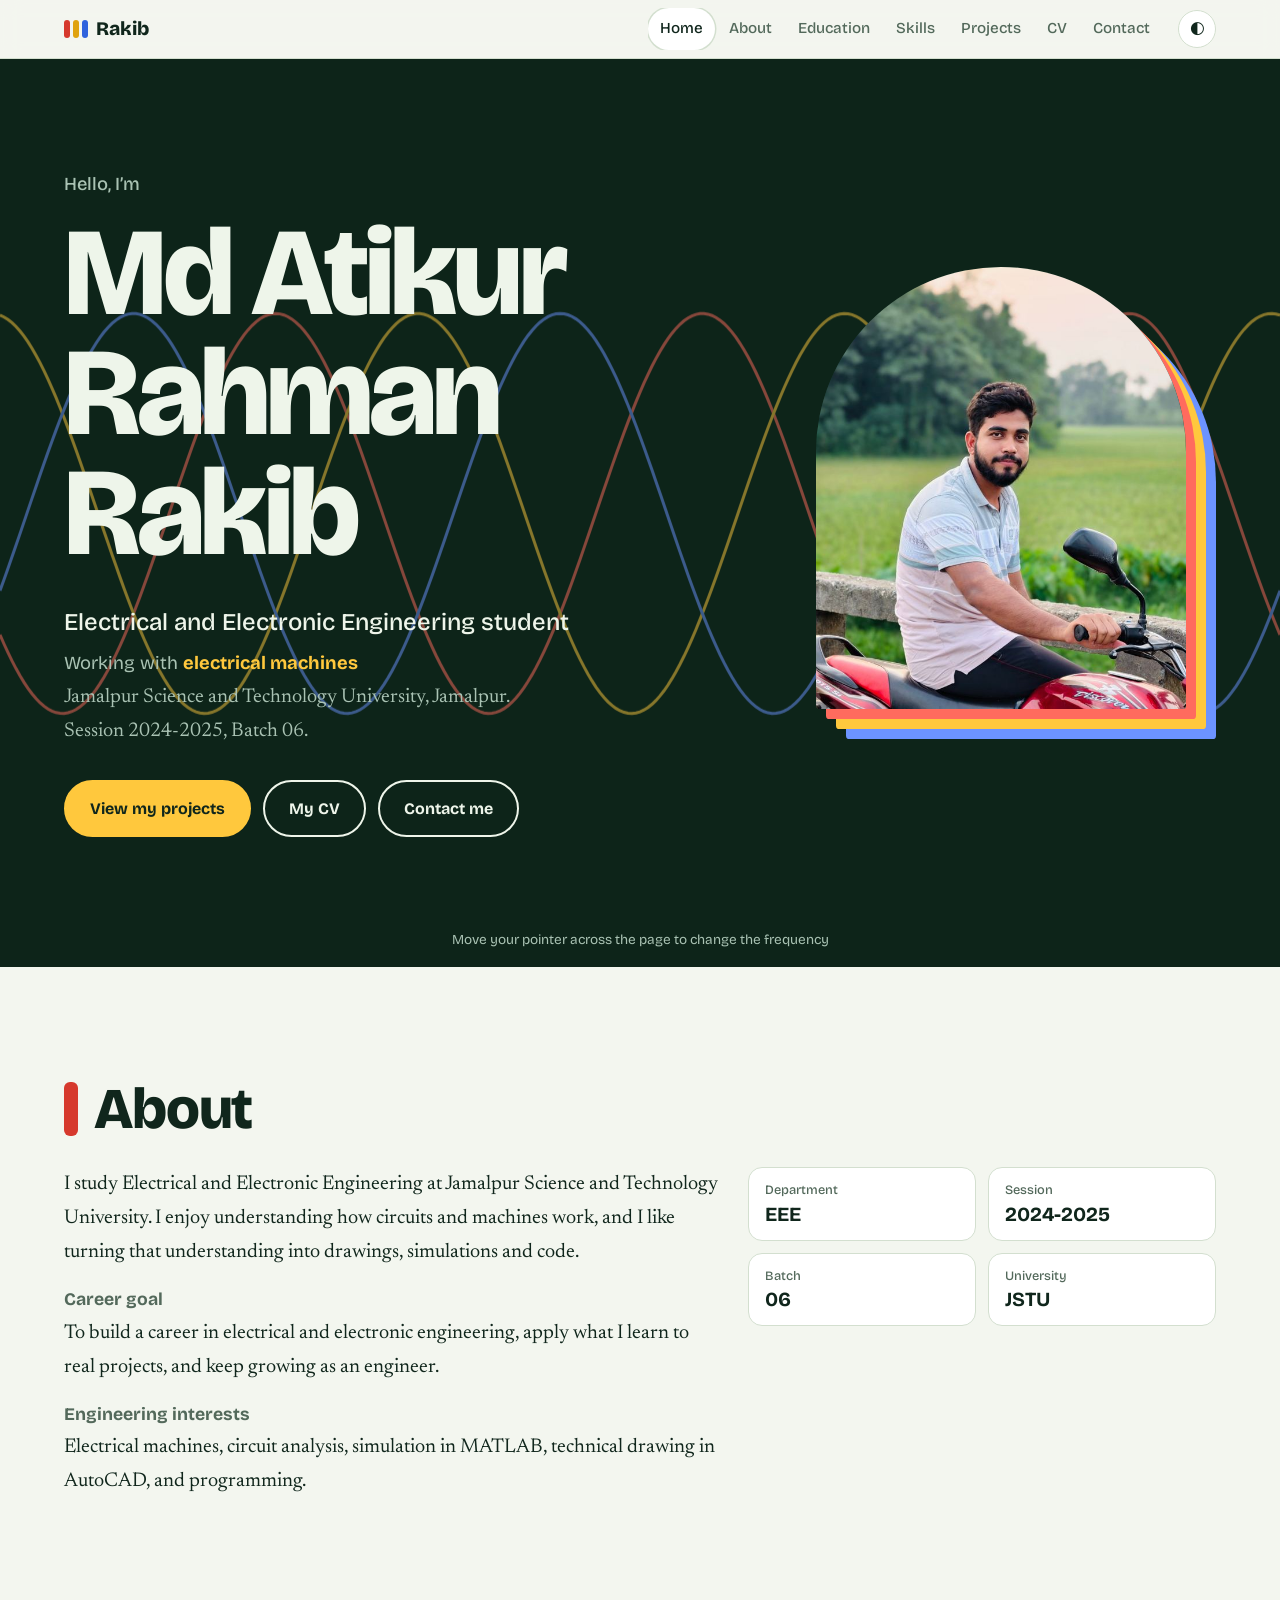
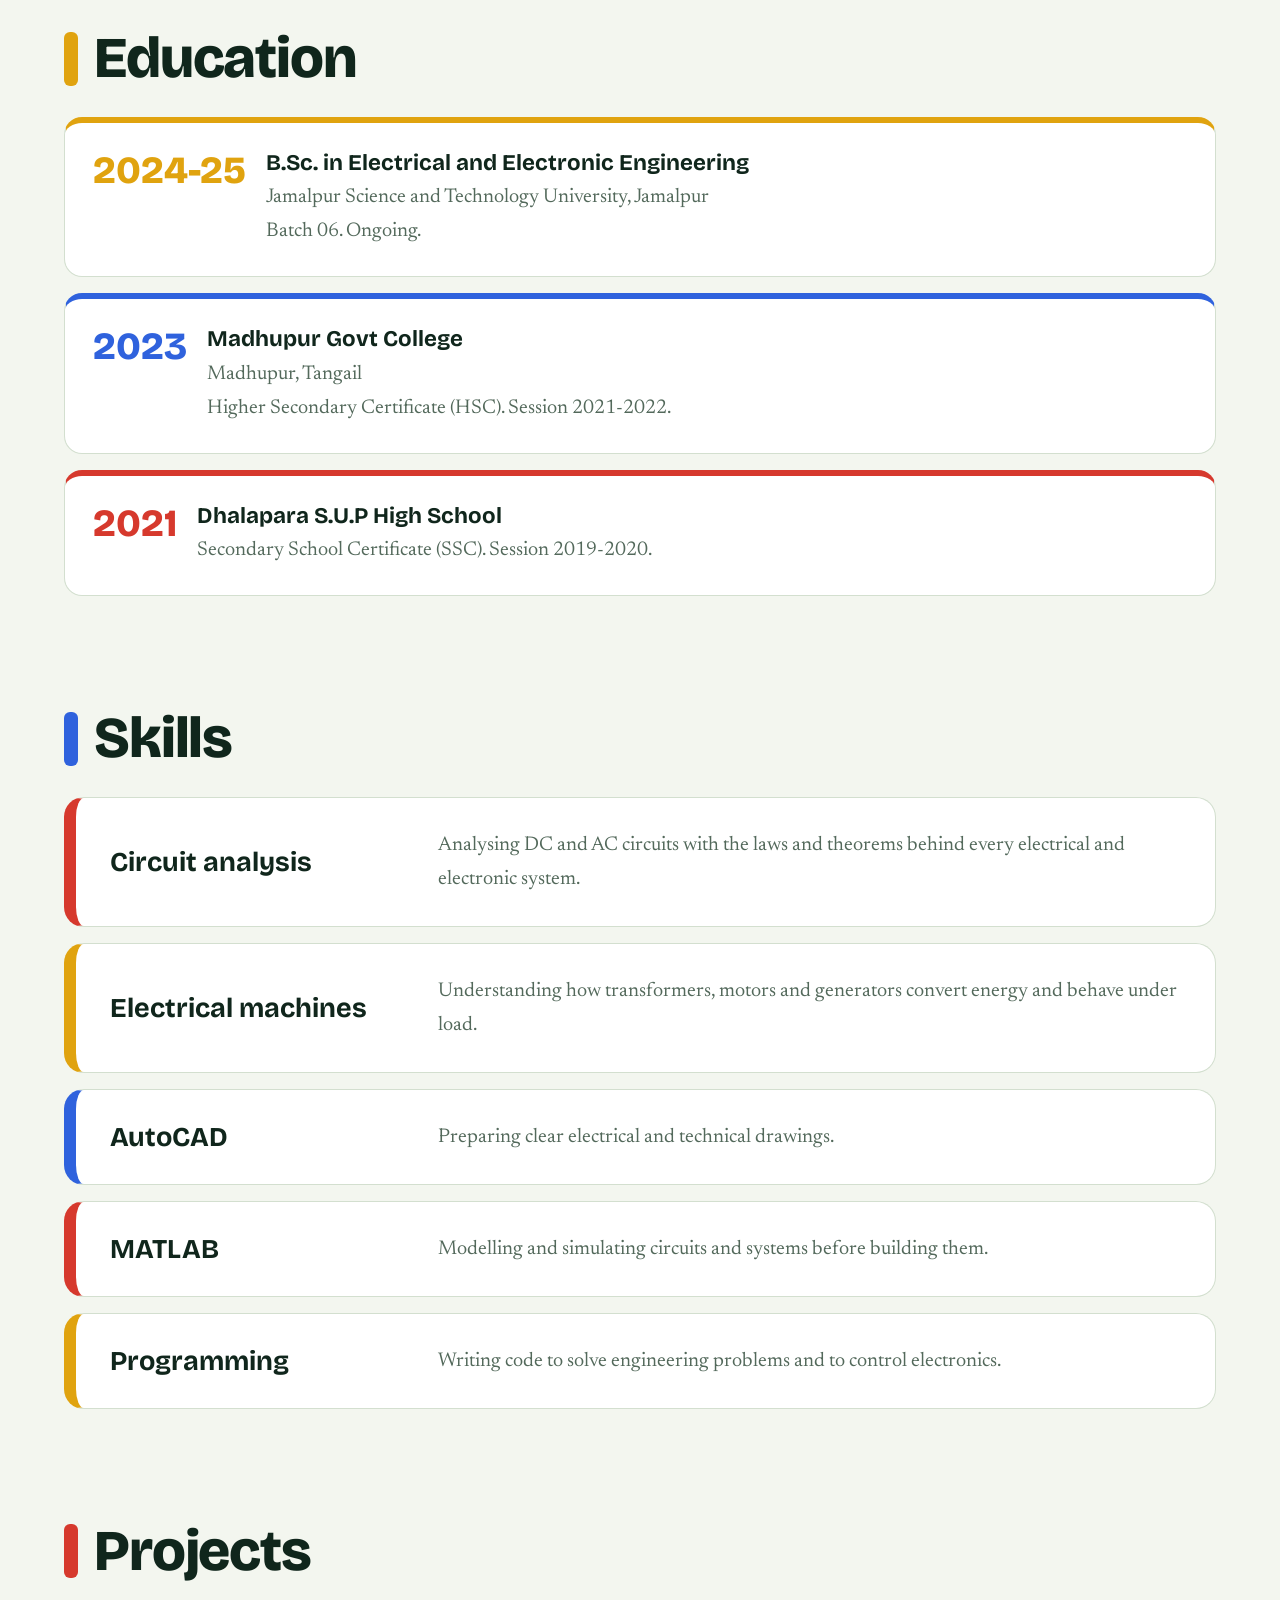
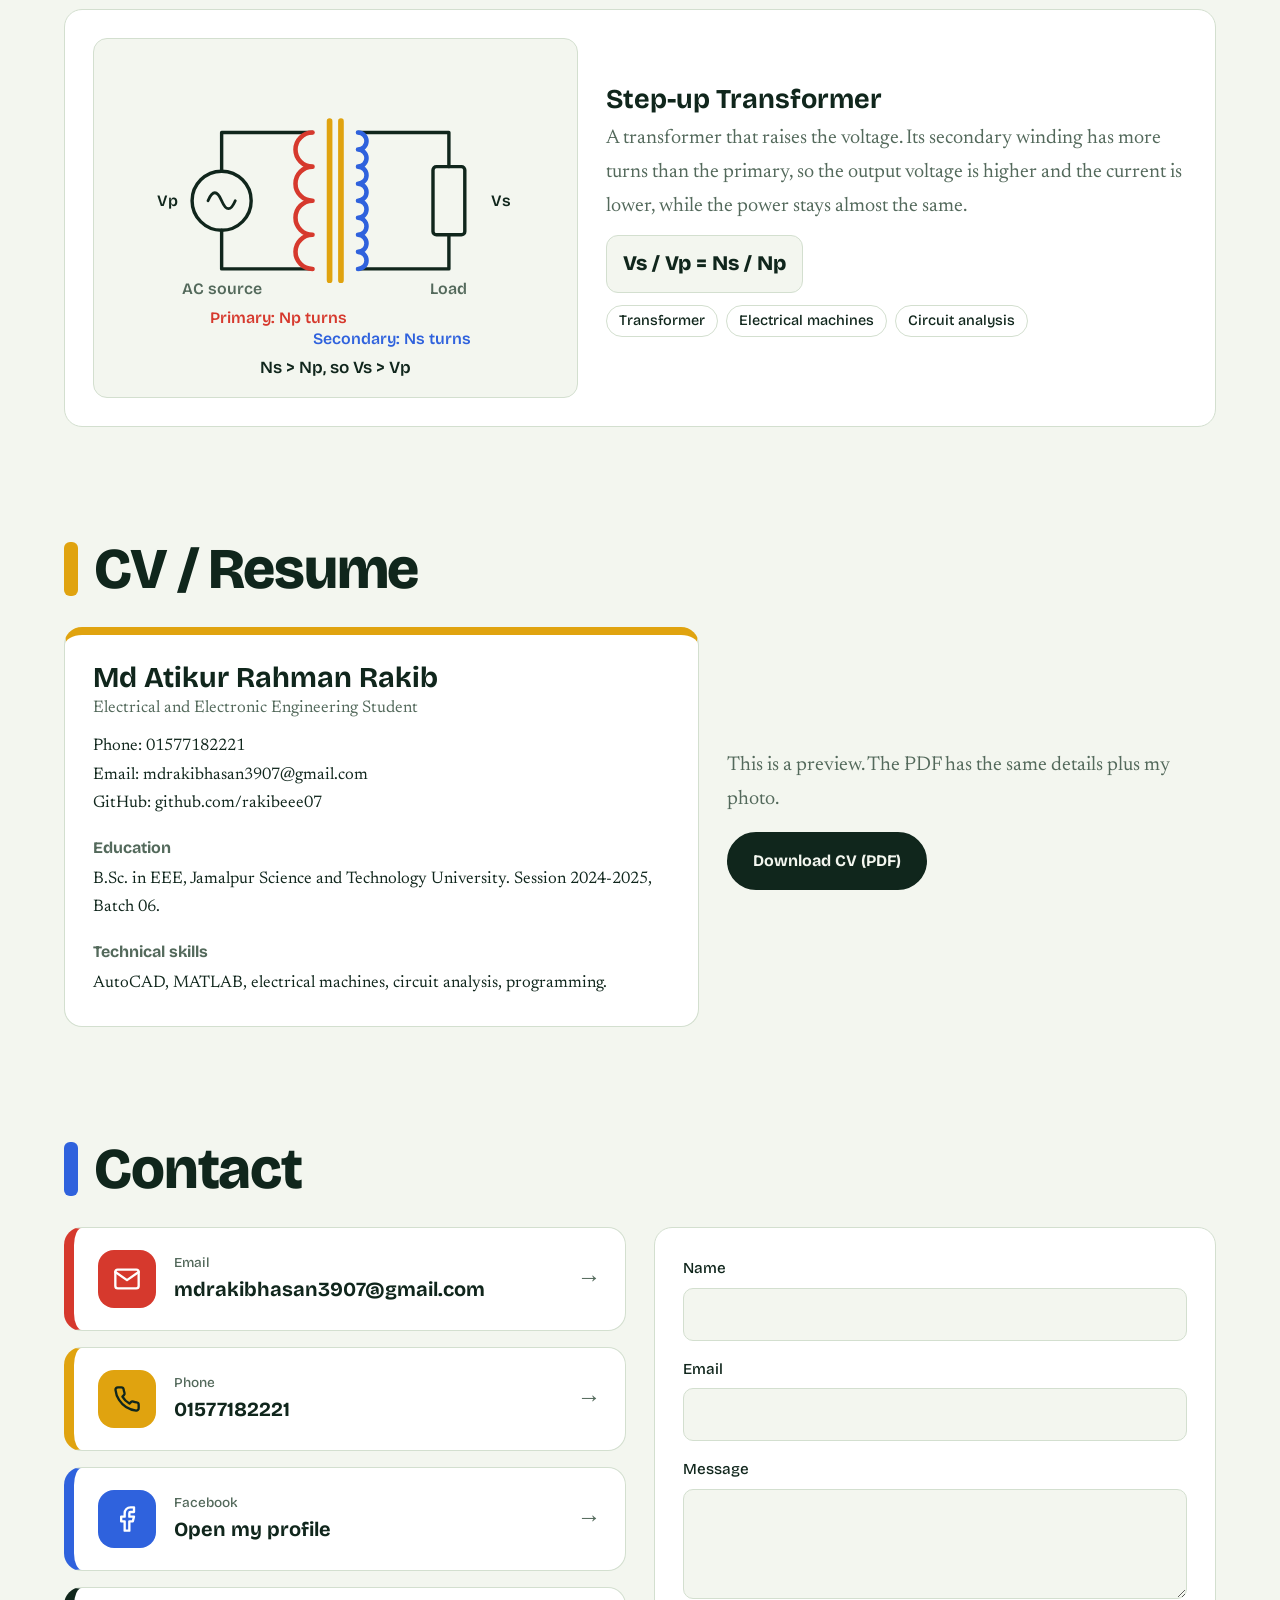
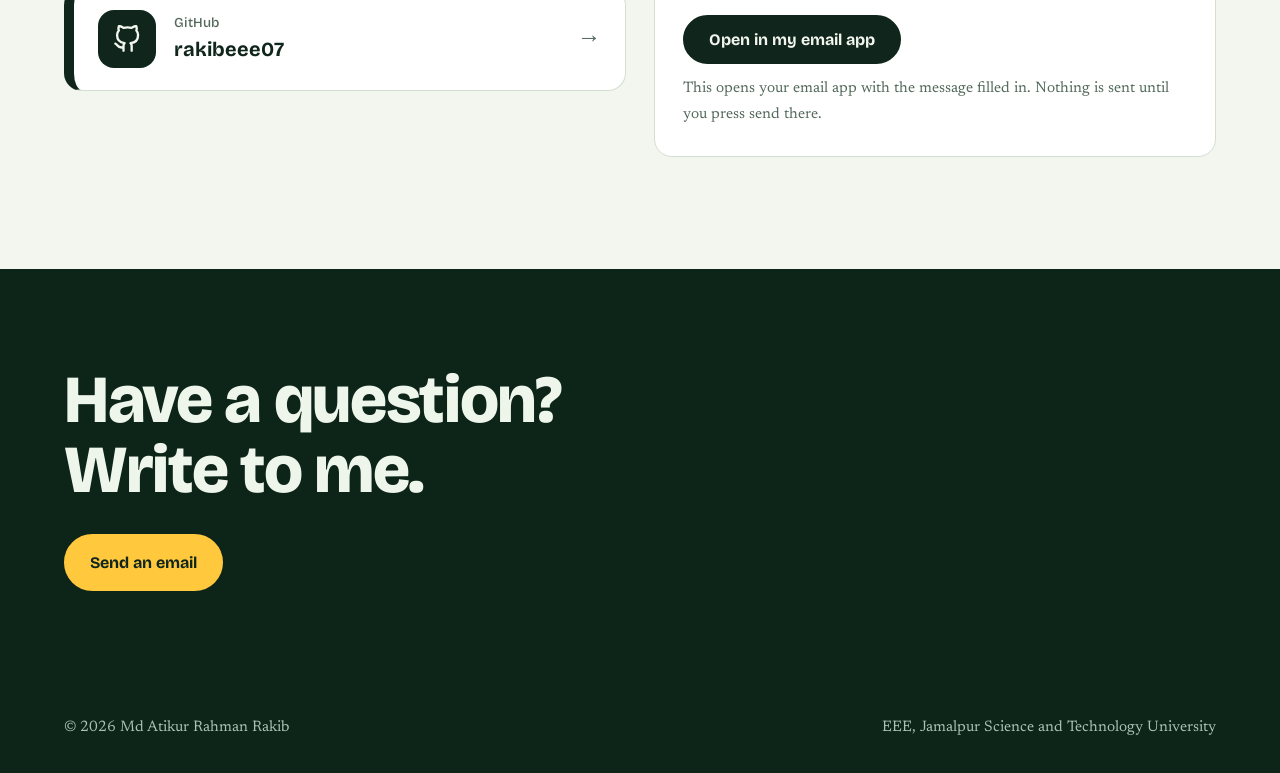
<file: index.html>
<!DOCTYPE html>
<html lang="en">
<head>
<meta charset="utf-8">
<meta name="viewport" content="width=device-width, initial-scale=1, viewport-fit=cover">
<title>Md Atikur Rahman Rakib | EEE Student</title>
<meta name="description" content="Personal portfolio of Md Atikur Rahman Rakib, Electrical and Electronic Engineering student at Jamalpur Science and Technology University.">
<link rel="preconnect" href="https://fonts.googleapis.com">
<link href="https://fonts.googleapis.com/css2?family=Bricolage+Grotesque:opsz,wght@12..96,500;12..96,700;12..96,800&family=Newsreader:opsz,wght@6..72,400;6..72,500&display=swap" rel="stylesheet">
<link rel="stylesheet" href="style.css">
</head>
<body>
<div class="progress" id="prog" aria-hidden="true"></div>
<nav class="nav" aria-label="Main">
  <div class="wrap">
    <a class="brand" href="#home"><i aria-hidden="true"><s style="background:var(--r)"></s><s style="background:var(--y)"></s><s style="background:var(--b)"></s></i><span>Rakib</span></a>
    <ul>
      <li><a href="#home">Home</a></li>
      <li><a href="#about">About</a></li>
      <li><a href="#education">Education</a></li>
      <li><a href="#skills">Skills</a></li>
      <li><a href="#projects">Projects</a></li>
      <li><a href="#cv">CV</a></li>
      <li><a href="#contact">Contact</a></li>
    </ul>
    <button class="theme" id="theme" type="button" aria-label="Switch light and dark theme">&#9680;</button>
  </div>
</nav>

<header id="home" class="hero">
  <canvas id="wave" aria-hidden="true"></canvas>
  <div class="wrap">
    <div>
      <p class="hello">Hello, I&rsquo;m</p>
      <h1>Md Atikur<br>Rahman Rakib</h1>
      <p class="role">Electrical and Electronic Engineering student</p>
      <p class="rotl">Working with <b id="rot">circuit analysis</b></p>
      <p class="uni">Jamalpur Science and Technology University, Jamalpur. Session 2024-2025, Batch 06.</p>
      <div class="cta">
        <a class="btn main" href="#projects">View my projects</a>
        <a class="btn" href="#cv">My CV</a>
        <a class="btn" href="#contact">Contact me</a>
      </div>
    </div>
    <figure class="arch" style="margin-top:0;margin-bottom:30px"><img src="images/rakib.jpg" alt="Portrait of Md Atikur Rahman Rakib" width="640" height="765"></figure>
  </div>
  <p class="hint" aria-hidden="true">Move your pointer across the page to change the frequency</p>
</header>

<main class="wrap">
  <section id="about">
    <div class="head"><h2>About</h2></div>
    <div class="about">
      <div>
        <p>I study Electrical and Electronic Engineering at Jamalpur Science and Technology University. I enjoy understanding how circuits and machines work, and I like turning that understanding into drawings, simulations and code.</p>
        <h3 class="mini">Career goal</h3>
        <p>To build a career in electrical and electronic engineering, apply what I learn to real projects, and keep growing as an engineer.</p>
        <h3 class="mini">Engineering interests</h3>
        <p>Electrical machines, circuit analysis, simulation in MATLAB, technical drawing in AutoCAD, and programming.</p>
      </div>
      <ul class="facts">
        <li><small>Department</small>EEE</li>
        <li><small>Session</small>2024-2025</li>
        <li><small>Batch</small>06</li>
        <li><small>University</small>JSTU</li>
      </ul>
    </div>
  </section>

  <section id="education">
    <div class="head"><h2>Education</h2></div>
    <div class="card edu">
      <div class="yr">2024-25</div>
      <div>
        <h3>B.Sc. in Electrical and Electronic Engineering</h3>
        <p>Jamalpur Science and Technology University, Jamalpur</p>
        <p>Batch 06. Ongoing.</p>
      </div>
    </div>
    <div class="card edu" style="margin-top:16px;border-top-color:var(--b)">
      <div class="yr" style="color:var(--b)">2023</div>
      <div><h3>Madhupur Govt College</h3><p>Madhupur, Tangail</p><p>Higher Secondary Certificate (HSC). Session 2021-2022.</p></div>
    </div>
    <div class="card edu" style="margin-top:16px;border-top-color:var(--r)">
      <div class="yr" style="color:var(--r)">2021</div>
      <div><h3>Dhalapara S.U.P High School</h3><p>Secondary School Certificate (SSC). Session 2019-2020.</p></div>
    </div>
  </section>

  <section id="skills">
    <div class="head"><h2>Skills</h2></div>
    <div class="skl">
      <div class="sk" style="--c:var(--r)"><h3>Circuit analysis</h3><p>Analysing DC and AC circuits with the laws and theorems behind every electrical and electronic system.</p></div>
      <div class="sk" style="--c:var(--y)"><h3>Electrical machines</h3><p>Understanding how transformers, motors and generators convert energy and behave under load.</p></div>
      <div class="sk" style="--c:var(--b)"><h3>AutoCAD</h3><p>Preparing clear electrical and technical drawings.</p></div>
      <div class="sk" style="--c:var(--r)"><h3>MATLAB</h3><p>Modelling and simulating circuits and systems before building them.</p></div>
      <div class="sk" style="--c:var(--y)"><h3>Programming</h3><p>Writing code to solve engineering problems and to control electronics.</p></div>
    </div>
  </section>

  <section id="projects">
    <div class="head"><h2>Projects</h2></div>
    <article class="card pj">
      <figure class="diagram"><svg viewBox="0 0 400 290" role="img" aria-label="Circuit diagram of a step-up transformer: a source, a primary coil with fewer turns, an iron core, a secondary coil with more turns, and a load" xmlns="http://www.w3.org/2000/svg" style="width:100%;height:auto;display:block;font-family:var(--display)">
  <g fill="none" stroke-linecap="round" stroke-linejoin="round" stroke-width="3">
    <path d="M180 70 H100 V104 M100 156 V190 H180" stroke="var(--ink)"/>
    <path d="M220 70 H300 V100 M300 160 V190 H220" stroke="var(--ink)"/>
    <circle cx="100" cy="130" r="26" stroke="var(--ink)"/>
    <path d="M88 130 q6 -14 12 0 t12 0" stroke="var(--ink)" stroke-width="2.5"/>
    <rect x="286" y="100" width="28" height="60" rx="3" stroke="var(--ink)"/>
    <path d="M180 70 a15.0 15.0 0 0 0 0 30 a15.0 15.0 0 0 0 0 30 a15.0 15.0 0 0 0 0 30 a15.0 15.0 0 0 0 0 30" stroke="var(--r)" stroke-width="4"/>
    <path d="M220 70 a7.5 7.5 0 0 1 0 15 a7.5 7.5 0 0 1 0 15 a7.5 7.5 0 0 1 0 15 a7.5 7.5 0 0 1 0 15 a7.5 7.5 0 0 1 0 15 a7.5 7.5 0 0 1 0 15 a7.5 7.5 0 0 1 0 15 a7.5 7.5 0 0 1 0 15" stroke="var(--b)" stroke-width="4"/>
    <path d="M195 60 V200 M205 60 V200" stroke="var(--y)" stroke-width="5"/>
  </g>
  <g fill="var(--muted)" font-size="14" font-weight="600" text-anchor="middle">
    <text x="52" y="135" fill="var(--ink)">Vp</text>
    <text x="346" y="135" fill="var(--ink)">Vs</text>
    <text x="300" y="212">Load</text>
    <text x="100" y="212">AC source</text>
    <text x="150" y="238" fill="var(--r)">Primary: Np turns</text>
    <text x="250" y="256" fill="var(--b)">Secondary: Ns turns</text>
    <text x="200" y="282" fill="var(--ink)" font-size="15">Ns &gt; Np, so Vs &gt; Vp</text>
  </g>
</svg></figure>
      <div>
        <h3>Step-up Transformer</h3>
        <p>A transformer that raises the voltage. Its secondary winding has more turns than the primary, so the output voltage is higher and the current is lower, while the power stays almost the same.</p>
        <p class="eq">Vs / Vp = Ns / Np</p>
        <ul class="tags"><li>Transformer</li><li>Electrical machines</li><li>Circuit analysis</li></ul>
      </div>
    </article>
  </section>

  <section id="cv">
    <div class="head"><h2>CV / Resume</h2></div>
    <div class="cvw">
      <div class="card cvp">
        <h3>Md Atikur Rahman Rakib</h3>
        <p class="cvs">Electrical and Electronic Engineering Student</p>
        <p class="cvl">Phone: 01577182221<br>Email: mdrakibhasan3907@gmail.com<br>GitHub: github.com/rakibeee07</p>
        <h4>Education</h4>
        <p>B.Sc. in EEE, Jamalpur Science and Technology University. Session 2024-2025, Batch 06.</p>
        <h4>Technical skills</h4>
        <p>AutoCAD, MATLAB, electrical machines, circuit analysis, programming.</p>
      </div>
      <div class="cvc">
        <p>This is a preview. The PDF has the same details plus my photo.</p>
        <a class="btn solid" id="dl" href="Md_Atikur_Rahman_Rakib_CV.pdf" download="Md_Atikur_Rahman_Rakib_CV.pdf">Download CV (PDF)</a>
        <p class="note" id="dlm"></p>
      </div>
    </div>
  </section>

  <section id="contact">
    <div class="head"><h2>Contact</h2></div>
    <div class="cgrid">
      <div class="clinks">
        <a class="clink" style="--c:var(--r);--ic:#fff" href="mailto:mdrakibhasan3907@gmail.com"><span class="ic"><svg viewBox="0 0 24 24" aria-hidden="true"><path d="M4 4h16a2 2 0 0 1 2 2v12a2 2 0 0 1-2 2H4a2 2 0 0 1-2-2V6a2 2 0 0 1 2-2z"/><path d="M22 6l-10 7L2 6"/></svg></span><span><small>Email</small><b>mdrakibhasan3907@gmail.com</b></span><span class="go" aria-hidden="true">&rarr;</span></a>
        <a class="clink" style="--c:var(--y);--ic:#10261c" href="tel:+8801577182221"><span class="ic"><svg viewBox="0 0 24 24" aria-hidden="true"><path d="M22 16.92v3a2 2 0 0 1-2.18 2 19.79 19.79 0 0 1-8.63-3.07 19.5 19.5 0 0 1-6-6 19.79 19.79 0 0 1-3.07-8.67A2 2 0 0 1 4.11 2h3a2 2 0 0 1 2 1.72 12.84 12.84 0 0 0 .7 2.81 2 2 0 0 1-.45 2.11L8.09 9.91a16 16 0 0 0 6 6l1.27-1.27a2 2 0 0 1 2.11-.45 12.84 12.84 0 0 0 2.81.7A2 2 0 0 1 22 16.92z"/></svg></span><span><small>Phone</small><b>01577182221</b></span><span class="go" aria-hidden="true">&rarr;</span></a>
        <a class="clink" style="--c:var(--b);--ic:#fff" href="https://www.facebook.com/share/1CM5tLLrte/" target="_blank" rel="noopener"><span class="ic"><svg viewBox="0 0 24 24" aria-hidden="true"><path d="M18 2h-3a5 5 0 0 0-5 5v3H7v4h3v8h4v-8h3l1-4h-4V7a1 1 0 0 1 1-1h3z"/></svg></span><span><small>Facebook</small><b>Open my profile</b></span><span class="go" aria-hidden="true">&rarr;</span></a>
        <a class="clink" style="--c:var(--ink);--ic:var(--bg)" href="https://github.com/rakibeee07" target="_blank" rel="noopener"><span class="ic"><svg viewBox="0 0 24 24" aria-hidden="true"><path d="M9 19c-5 1.5-5-2.5-7-3m14 6v-3.87a3.37 3.37 0 0 0-.94-2.61c3.14-.35 6.44-1.54 6.44-7A5.44 5.44 0 0 0 20 4.77 5.07 5.07 0 0 0 19.91 1S18.73.65 16 2.48a13.38 13.38 0 0 0-7 0C6.27.65 5.09 1 5.09 1A5.07 5.07 0 0 0 5 4.77a5.44 5.44 0 0 0-1.5 3.78c0 5.42 3.3 6.61 6.44 7A3.37 3.37 0 0 0 9 18.13V22"/></svg></span><span><small>GitHub</small><b>rakibeee07</b></span><span class="go" aria-hidden="true">&rarr;</span></a>
      </div>
      <div class="card">
        <label class="field">Name<input id="fn" type="text" autocomplete="name"></label>
        <label class="field">Email<input id="fe" type="email" autocomplete="email"></label>
        <label class="field">Message<textarea id="fm"></textarea></label>
        <button class="btn solid" id="send" type="button">Open in my email app</button>
        <p class="note" id="msg">This opens your email app with the message filled in. Nothing is sent until you press send there.</p>
      </div>
    </div>
  </section>
</main>

<div class="band"><div class="wrap">
  <h2>Have a question? Write to me.</h2>
  <a class="btn main" href="mailto:mdrakibhasan3907@gmail.com">Send an email</a>
</div></div>

<footer><div class="wrap"><span>&copy; 2026 Md Atikur Rahman Rakib</span><span>EEE, Jamalpur Science and Technology University</span></div></footer>

<button class="totop" id="btt" type="button" aria-label="Back to top">&uarr;</button>
<script src="script.js"></script>
</body>
</html>
</file>
<file: style.css>
:root{
  --bg:#f3f6ef; --card:#ffffff; --ink:#10261c; --muted:#53695b; --line:#d3dfcf;
  --r:#d6392d; --y:#e0a30f; --b:#2f62dd; --link:#1c4fc4; --navbg:rgba(243,246,239,.9);
  --hero:#0d2419; --heroink:#eef5ea; --heromuted:#a9c2b3;
  --hr:#ff6b5e; --hy:#ffc83d; --hb:#6c93ff;
  --display:"Bricolage Grotesque","Segoe UI",Arial,sans-serif;
  --body:"Newsreader",Georgia,"Times New Roman",serif;
  box-sizing:border-box;
  padding-top:env(safe-area-inset-top,0px); padding-bottom:env(safe-area-inset-bottom,0px);
}
@media (prefers-color-scheme:dark){
  :root:not([data-theme="light"]){
    --bg:#0a1711; --card:#12271e; --ink:#e8f0e5; --muted:#9db5a5; --line:#24412f;
    --r:#ff6b5e; --y:#ffc83d; --b:#6c93ff; --link:#93b2ff; --navbg:rgba(10,23,17,.9); --hero:#0d2419;
  }
}
:root[data-theme="dark"]{
  --bg:#0a1711; --card:#12271e; --ink:#e8f0e5; --muted:#9db5a5; --line:#24412f;
  --r:#ff6b5e; --y:#ffc83d; --b:#6c93ff; --link:#93b2ff; --navbg:rgba(10,23,17,.9); --hero:#0d2419;
}
html{scroll-padding-top:calc(env(safe-area-inset-top,0px) + 64px);scroll-behavior:smooth}
*,*::before,*::after{box-sizing:border-box}
body{margin:0;background:var(--bg);color:var(--ink);font-family:var(--body);font-size:1.25rem;line-height:1.7}
a{color:var(--link);text-underline-offset:3px}
a:focus-visible,button:focus-visible,input:focus-visible,textarea:focus-visible{outline:3px solid var(--hb);outline-offset:3px;border-radius:4px}
.wrap{max-width:1200px;margin:0 auto;padding:0 24px}
h1,h2,h3{font-family:var(--display);line-height:1.05;margin:0}

/* nav */
.nav{position:sticky;top:env(safe-area-inset-top,0px);z-index:20;background:var(--navbg);backdrop-filter:blur(10px);border-bottom:1px solid var(--line)}
.nav .wrap{display:flex;align-items:center;gap:16px;height:58px}
.brand{font-family:var(--display);font-weight:800;font-size:1.2rem;color:var(--ink);text-decoration:none;white-space:nowrap;display:flex;align-items:center;gap:8px}
.brand i{display:flex;gap:3px}
.brand i s{width:6px;height:18px;border-radius:3px;display:block}
.nav ul{display:flex;gap:2px;list-style:none;margin:0 0 0 auto;padding:0;overflow-x:auto;scrollbar-width:none}
.nav ul::-webkit-scrollbar{display:none}
.nav li a{display:block;padding:8px 12px;font-family:var(--display);font-weight:500;font-size:.95rem;color:var(--muted);text-decoration:none;border-radius:999px;white-space:nowrap}
.nav li a:hover{color:var(--ink)}
.nav li a.on{color:var(--ink);background:var(--card);box-shadow:0 0 0 1.5px var(--line)}
.theme{font:inherit;width:38px;height:38px;border-radius:50%;border:1.5px solid var(--line);background:var(--card);color:var(--ink);cursor:pointer;flex:none;font-size:1.05rem;line-height:1}

/* hero */
.hero{position:relative;background:var(--hero);color:var(--heroink);overflow:hidden}
.hero canvas{position:absolute;inset:0;width:100%;height:100%;opacity:.5}
.hero .wrap{position:relative;display:grid;grid-template-columns:1fr minmax(0,400px);gap:72px;align-items:center;padding-top:110px;padding-bottom:130px}
.hello{font-family:var(--display);font-weight:500;color:var(--heromuted);margin:0 0 14px;font-size:1.15rem}
h1{font-size:clamp(3.2rem,10vw,7.8rem);font-weight:800;letter-spacing:-.035em;line-height:.96}
.role{font-family:var(--display);font-weight:500;font-size:1.5rem;margin:28px 0 6px}
.uni{color:var(--heromuted);margin:0;max-width:42ch}
.cta{display:flex;flex-wrap:wrap;gap:12px;margin-top:32px}
.btn{font-family:var(--display);font-weight:700;font-size:1rem;text-decoration:none;padding:13px 24px;border-radius:999px;border:2px solid currentColor;color:inherit;background:transparent;cursor:pointer;display:inline-block}
.hero .btn.main{background:var(--hy);border-color:var(--hy);color:#10261c}
.hero .btn:hover{background:var(--heroink);border-color:var(--heroink);color:#10261c}
.arch{margin:0 30px 30px 0;border-radius:999px 999px 18px 18px;overflow:hidden;background:#17382a;box-shadow:10px 10px 0 var(--hr),20px 20px 0 var(--hy),30px 30px 0 var(--hb)}
.arch img{display:block;width:100%;height:auto}
.hint{position:absolute;left:0;right:0;bottom:16px;text-align:center;font-family:var(--display);font-size:.85rem;color:var(--heromuted);margin:0}

/* sections */
section{padding:112px 0 0}
.head{display:flex;align-items:center;gap:16px;margin-bottom:28px}
.head::before{content:"";width:14px;height:54px;border-radius:6px;background:var(--c,var(--r));flex:none}
h2{font-size:clamp(2.4rem,6vw,3.6rem);font-weight:800;letter-spacing:-.02em}
.card{background:var(--card);border:1.5px solid var(--line);border-radius:18px;padding:28px}
#about{--c:var(--r)} #education{--c:var(--y)} #skills{--c:var(--b)} #projects{--c:var(--r)} #results{--c:var(--b)} #cv{--c:var(--y)} #contact{--c:var(--b)}

.about{display:grid;grid-template-columns:1.4fr 1fr;gap:28px;align-items:start}
.about p{margin:0 0 18px;max-width:60ch}
.mini{font-size:1.1rem;margin:22px 0 6px;color:var(--muted)}
.facts{display:grid;grid-template-columns:1fr 1fr;gap:12px;list-style:none;margin:0;padding:0}
.facts li{background:var(--card);border:1.5px solid var(--line);border-radius:14px;padding:14px 16px;font-family:var(--display);font-weight:700;line-height:1.2}
.facts small{display:block;font-weight:500;color:var(--muted);font-size:.8rem;margin-bottom:4px}

.edu{flex-wrap:wrap;display:flex;gap:20px;align-items:flex-start;border-top:6px solid var(--y)}
.edu .yr{font-family:var(--display);font-weight:800;font-size:2.4rem;line-height:1;color:var(--y);flex:none}
.edu h3{font-size:1.4rem;margin-bottom:6px}
.edu p{margin:0;color:var(--muted)}

.skillwrap{display:grid;grid-template-columns:minmax(0,1fr) minmax(0,1.1fr);gap:24px;align-items:stretch}
.chips{display:flex;flex-wrap:wrap;gap:10px;align-content:flex-start}
.chip{font-family:var(--display);font-weight:700;font-size:1.05rem;color:var(--ink);background:var(--card);border:1.5px solid var(--line);border-radius:999px;padding:12px 20px;cursor:pointer}
.chip:hover{border-color:var(--b)}
.chip[aria-pressed="true"]{background:var(--b);border-color:var(--b);color:#fff}
.detail{border-left:6px solid var(--b)}
.detail h3{font-size:1.6rem;margin-bottom:10px}
.detail p{margin:0;color:var(--muted)}

.empty{border:2px dashed var(--line);border-radius:18px;padding:32px;color:var(--muted);text-align:center}

.cgrid{display:grid;grid-template-columns:1fr 1fr;gap:28px;align-items:start}
.contact{list-style:none;margin:0;padding:0}
.contact li{padding:14px 0;border-bottom:1px solid var(--line)}
.contact li:last-child{border:0}
.contact b{display:block;font-family:var(--display);font-size:.85rem;color:var(--muted);font-weight:500}
.contact a{font-size:1.2rem;word-break:break-word}
.field{display:block;margin-bottom:16px;font-family:var(--display);font-weight:500;font-size:.95rem}
.field input,.field textarea{display:block;width:100%;margin-top:6px;font:inherit;font-family:var(--body);font-size:1.05rem;color:var(--ink);background:var(--bg);border:1.5px solid var(--line);border-radius:10px;padding:11px 14px}
.field textarea{min-height:110px;resize:vertical}
.btn.solid{background:var(--ink);color:var(--bg);border-color:var(--ink)}
.btn.solid:hover{background:var(--b);border-color:var(--b);color:#fff}
.note{font-size:.95rem;color:var(--muted);margin:12px 0 0}
footer{margin-top:0;background:var(--hero);color:var(--heromuted);padding:28px 0 calc(32px + env(safe-area-inset-bottom,0px));font-size:.95rem}
footer .wrap{display:flex;justify-content:space-between;gap:12px;flex-wrap:wrap}


.progress{position:fixed;top:0;left:0;height:4px;width:0;background:linear-gradient(90deg,var(--r),var(--y),var(--b));z-index:40}
.totop{position:fixed;right:20px;bottom:calc(20px + env(safe-area-inset-bottom,0px));width:48px;height:48px;border-radius:50%;border:0;background:var(--ink);color:var(--bg);font-size:1.3rem;cursor:pointer;opacity:0;pointer-events:none;transition:opacity .2s;z-index:30}
.rotl{font-family:var(--display);font-size:1.15rem;color:var(--heromuted);margin:6px 0 0}
.rotl b{color:var(--hy);font-weight:700}
.skl{display:flex;flex-direction:column;gap:16px}
.sk{display:grid;grid-template-columns:minmax(0,300px) 1fr;gap:28px;align-items:center;background:var(--card);border:1.5px solid var(--line);border-left:12px solid var(--c);border-radius:20px;padding:30px 34px}
.sk h3{font-size:1.7rem}
.sk p{margin:0;color:var(--muted)}
.band{margin-top:112px;background:var(--hero);color:var(--heroink);padding:96px 0}
.band h2{font-size:clamp(2.2rem,6vw,4.2rem);max-width:16ch;margin-bottom:28px}
.band .btn.main{background:var(--hy);border-color:var(--hy);color:#10261c}
.band .btn.main:hover{background:var(--heroink);border-color:var(--heroink)}

.resgrid{display:grid;grid-template-columns:repeat(auto-fit,minmax(260px,1fr));gap:20px}
.res small{font-family:var(--display);color:var(--muted);font-weight:500}
.res b{display:block;font-family:var(--display);font-size:1.8rem;margin:6px 0 8px;line-height:1.1}
.res p{margin:0;color:var(--muted);font-size:1.05rem}
.pj{display:grid;grid-template-columns:minmax(0,1fr) 1.2fr;gap:28px;align-items:center}
.shot{aspect-ratio:4/3;border:2px dashed var(--line);border-radius:14px;display:flex;align-items:center;justify-content:center;text-align:center;padding:16px;color:var(--muted);font-family:var(--display)}
.pj h3{font-size:1.7rem;margin-bottom:8px}
.pj p{margin:0 0 12px;color:var(--muted)}
.tags{display:flex;flex-wrap:wrap;gap:8px;list-style:none;margin:0 0 14px;padding:0}
.tags li{border:1.5px solid var(--line);border-radius:999px;padding:3px 12px;font-family:var(--display);font-size:.9rem;font-weight:500}
.cvw{display:grid;grid-template-columns:1.3fr 1fr;gap:28px;align-items:center}
.cvp{border-top:8px solid var(--y)}
.cvp h3{font-size:1.8rem}
.cvp h4{font-family:var(--display);font-size:1rem;margin:16px 0 4px;color:var(--muted)}
.cvp p{margin:0;font-size:1.05rem}
.cvs{color:var(--muted);margin-bottom:10px!important}
.cvc p{color:var(--muted);margin:0 0 16px}
.diagram{margin:0;border:1.5px solid var(--line);border-radius:14px;background:var(--bg);padding:14px}
.eq{font-family:var(--display);font-weight:800;font-size:1.3rem;color:var(--ink)!important;background:var(--bg);border:1.5px solid var(--line);border-radius:12px;padding:10px 16px;display:inline-block}
.clinks{display:grid;gap:16px}
.clink{display:flex;align-items:center;gap:18px;padding:22px 24px;background:var(--card);border:1.5px solid var(--line);border-left:10px solid var(--c);border-radius:18px;text-decoration:none;color:var(--ink);transition:transform .15s,border-color .15s}
.clink:hover{transform:translateX(6px);border-color:var(--c)}
.clink .ic{width:58px;height:58px;border-radius:16px;background:var(--c);color:var(--ic);display:flex;align-items:center;justify-content:center;flex:none}
.clink .ic svg{width:28px;height:28px;fill:none;stroke:currentColor;stroke-width:2;stroke-linecap:round;stroke-linejoin:round}
.clink small{display:block;font-family:var(--display);font-size:.85rem;color:var(--muted);font-weight:500}
.clink b{font-family:var(--display);font-size:1.25rem;word-break:break-word;line-height:1.2}
.clink .go{margin-left:auto;font-size:1.5rem;color:var(--muted)}
@media (max-width:820px){
  .hero .wrap{grid-template-columns:1fr;gap:44px;padding-top:44px;padding-bottom:84px}
  .arch{max-width:260px}
  .about,.cgrid,.sk,.pj,.cvw{grid-template-columns:1fr}
  section{padding-top:64px}
  .brand span{display:none}
}
@media (prefers-reduced-motion:reduce){html{scroll-behavior:auto}}
</file>
